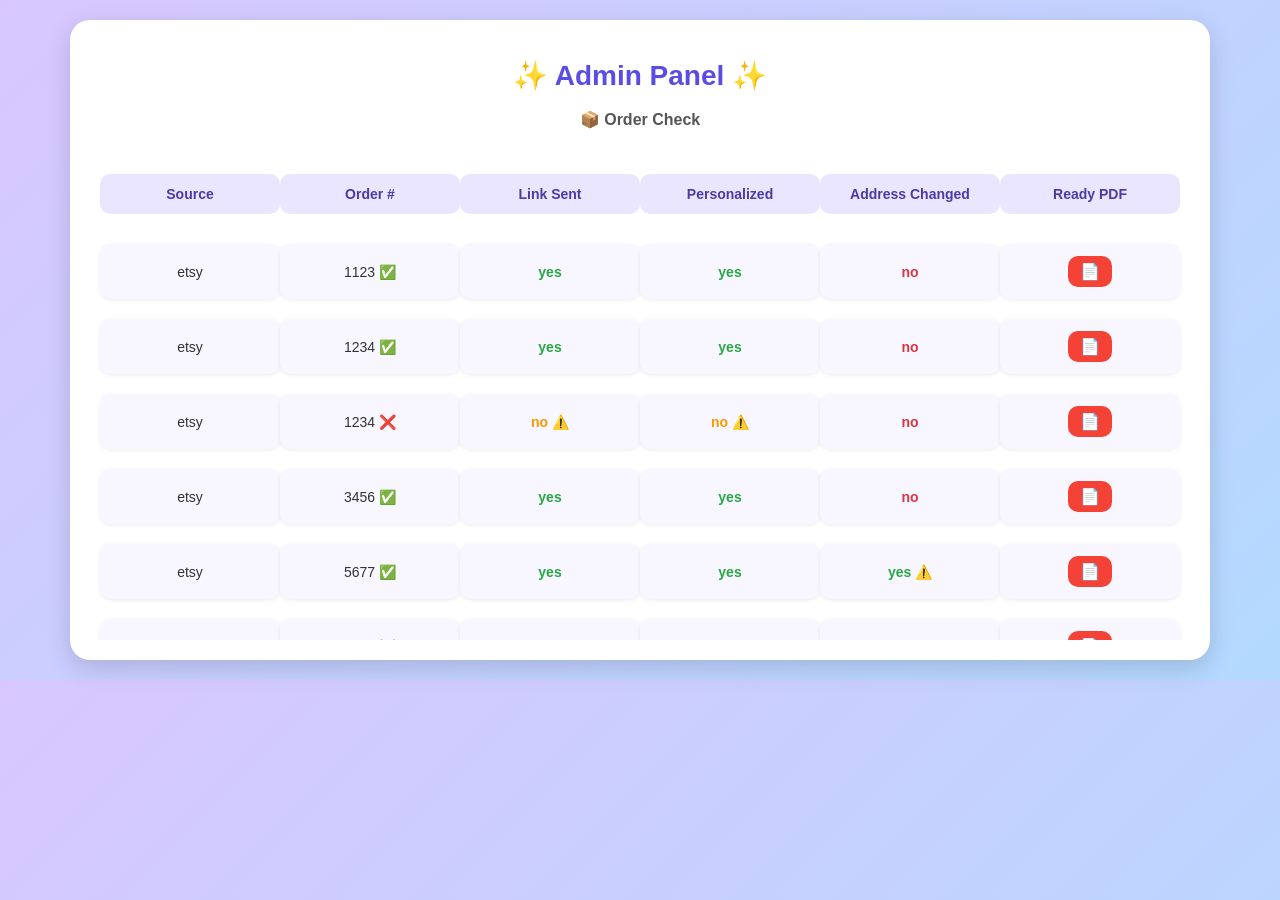
<file: pages/Admin-Panel/Admin-Panel.html>
<!DOCTYPE html>
<html lang="en">
  <head>
    <meta charset="UTF-8" />
    <meta
      name="viewport"
      content="width=device-width, initial-scale=1.0" />
    <title>Admin Panel - Order Check</title>
    <link
      rel="stylesheet"
      href="style.css" />
  </head>
  <body>
    <div class="admin-panel">
      <h1>✨ Admin Panel ✨</h1>
      <h2>📦 Order Check</h2>

      <table id="ordersTable">
        <thead>
          <tr>
            <th>Source</th>
            <th>Order #</th>
            <th>Link Sent</th>
            <th>Personalized</th>
            <th>Address Changed</th>
            <th>Ready PDF</th>
          </tr>
        </thead>
        <tbody>
          <!-- JS will inject rows here -->
        </tbody>
      </table>
    </div>

    <!-- Toast -->
    <div id="toast"></div>

    <script src="js/script.js"></script>
  </body>
</html>
</file>
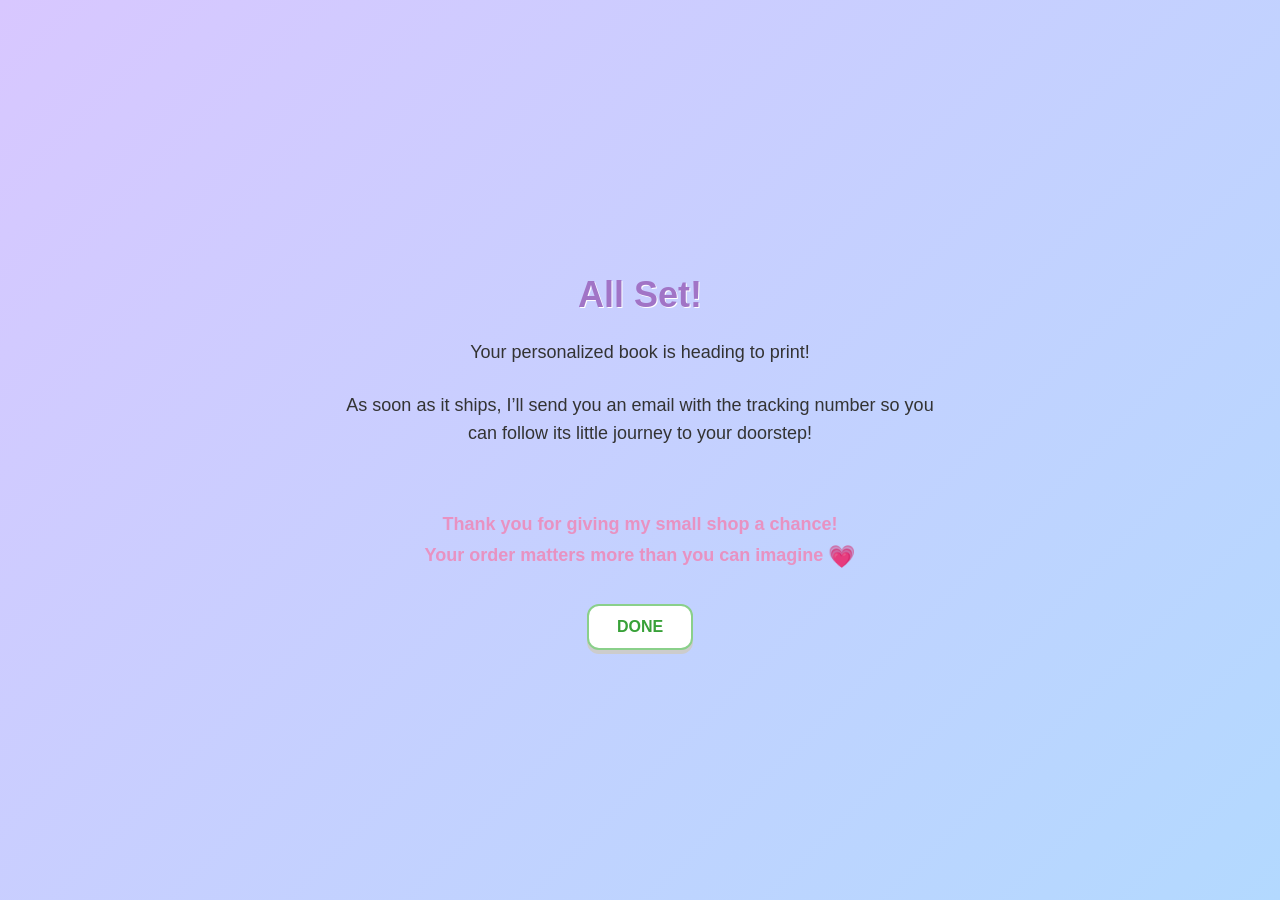
<file: pages/All-set/All-Set.html>
<!DOCTYPE html>
<html lang="en">
  <head>
    <meta charset="UTF-8" />
    <meta
      name="viewport"
      content="width=device-width, initial-scale=1.0" />
    <title>All Set</title>
    <link
      rel="stylesheet"
      href="style.css" />
  </head>
  <body>
    <h1>All Set!</h1>
    <p>Your personalized book is heading to print!</p>
    <p>
      As soon as it ships, I’ll send you an email with the tracking number so
      you can follow its little journey to your doorstep!
    </p>
    <div class="gratitude">
      Thank you for giving my small shop a chance!<br />
      Your order matters more than you can imagine <span class="emoji">💗</span>
    </div>

    <button class="done-button">DONE</button>

    <!-- Toast container -->
    <div id="toast-container"></div>

    <script src="js/script.js"></script>
  </body>
</html>
</file>
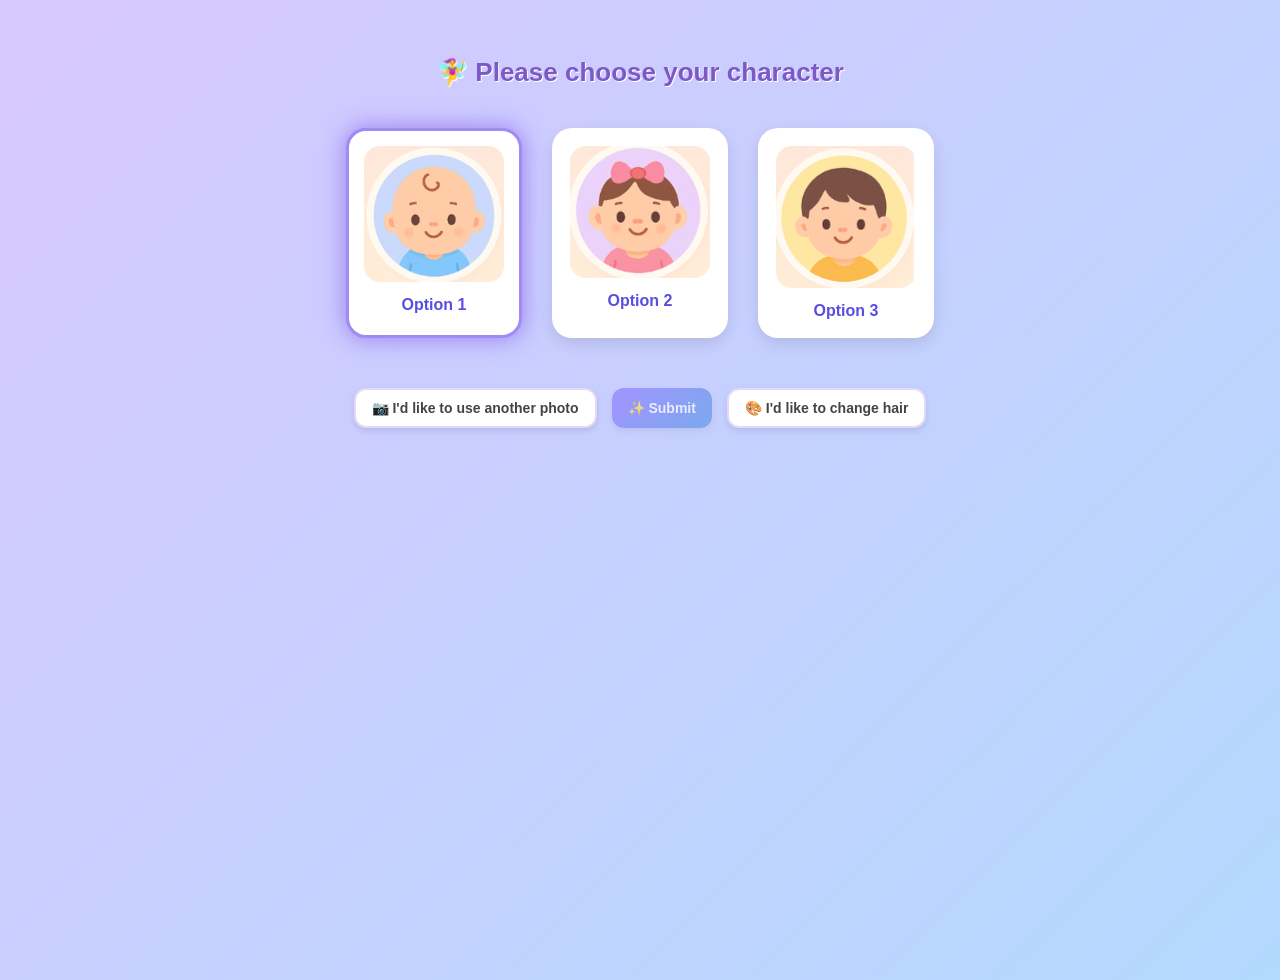
<file: pages/Choose-Charactor/Chose-Charactor.html>
<!DOCTYPE html>
<html lang="en">
  <head>
    <meta charset="UTF-8" />
    <meta
      name="viewport"
      content="width=device-width, initial-scale=1.0" />
    <title>Choose Character</title>
    <link
      rel="stylesheet"
      href="style.css" />
  </head>
  <body>
    <h1>🧚‍♀️ Please choose your character</h1>

    <div class="character-grid">
      <div
        class="character selected"
        data-name="Option 1">
        <img
          src="../../images/cartoon-baby-boy.png"
          alt="Option 1" />
        <label>Option 1</label>
      </div>
      <div
        class="character"
        data-name="Option 2">
        <img
          src="../../images/cartoon-baby-girl.png"
          alt="Option 2" />
        <label>Option 2</label>
      </div>
      <div
        class="character"
        data-name="Option 3">
        <img
          src="../../images/cartoon-boy.png"
          alt="Option 3" />
        <label>Option 3</label>
      </div>
    </div>

    <div class="actions">
      <button class="btn btn-alt">📷 I'd like to use another photo</button>
      <button
        id="submitBtn"
        class="btn btn-submit"
        disabled>
        ✨ Submit
      </button>
      <button class="btn btn-alt">🎨 I'd like to change hair</button>
    </div>

    <!-- Sparkles container -->
    <div id="sparkles"></div>
    <!-- Toast container -->
    <div id="toast-container"></div>
    <script src="js/script.js"></script>
  </body>
</html>
</file>
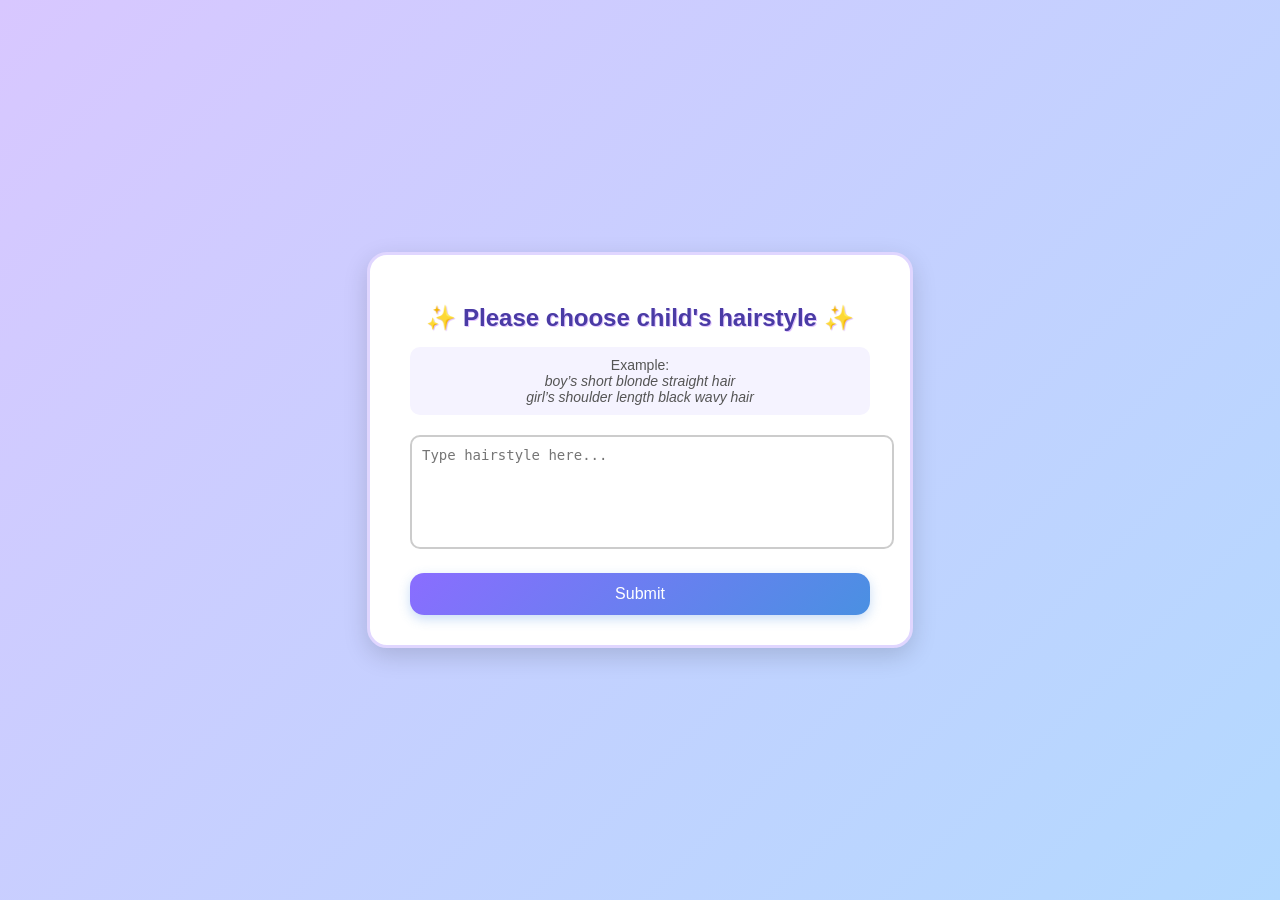
<file: pages/Choose-hairstyle/Choose-hairstyle.html>
<!DOCTYPE html>
<html lang="en">
  <head>
    <meta charset="UTF-8" />
    <meta
      name="viewport"
      content="width=device-width, initial-scale=1.0" />
    <title>Child Hairstyle</title>
    <link
      rel="stylesheet"
      href="style.css" />
  </head>
  <body>
    <div class="card">
      <h2>✨ Please choose child's hairstyle ✨</h2>
      <div class="example-text">
        Example: <br />
        <em>boy’s short blonde straight hair</em> <br />
        <em>girl’s shoulder length black wavy hair</em>
      </div>

      <textarea
        id="hairstyleInput"
        placeholder="Type hairstyle here..."></textarea>

      <button class="btn-submit">Submit</button>
    </div>

    <!-- Toast container -->
    <div class="toast-container"></div>

    <script src="js/script.js"></script>
  </body>
</html>
</file>
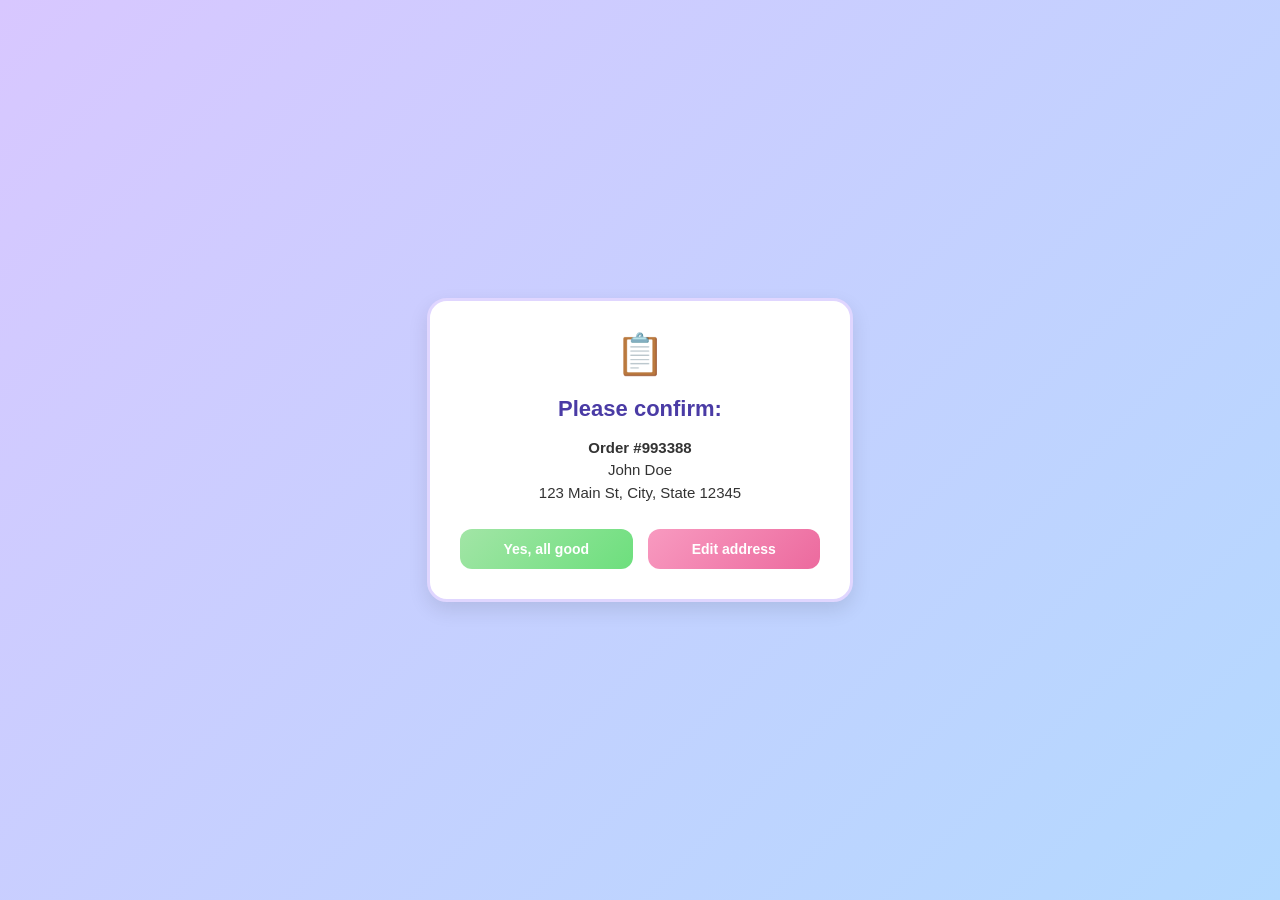
<file: pages/confirm/confirm.html>
<!DOCTYPE html>
<html lang="en">
  <head>
    <meta charset="UTF-8" />
    <meta
      name="viewport"
      content="width=device-width, initial-scale=1.0" />
    <title>Please Confirm</title>
    <link
      rel="stylesheet"
      href="style.css" />
  </head>
  <body>
    <div class="confirm-card">
      <div class="icon">📋</div>
      <h2>Please confirm:</h2>
      <div class="order-details">
        <strong>Order #993388</strong><br />
        John Doe<br />
        <span id="address-text">123 Main St, City, State 12345</span>
      </div>
      <div class="btn-container">
        <button class="btn btn-confirm">Yes, all good</button>
        <button class="btn btn-edit">Edit address</button>
      </div>
    </div>

    <!-- Modal -->
    <div
      class="modal"
      id="editModal">
      <div class="modal-content">
        <span class="close">&times;</span>
        <h3>Update shipping address</h3>
        <label for="newAddress">Shipping address</label>
        <textarea
          id="newAddress"
          rows="3">
123 Main St, City, State 12345</textarea
        >
        <div class="modal-actions">
          <button class="btn btn-cancel">Cancel</button>
          <button class="btn btn-save">Save</button>
        </div>
      </div>
    </div>

    <!-- Toast container -->
    <div id="toast-container"></div>

    <script src="js/script.js"></script>
  </body>
</html>
</file>
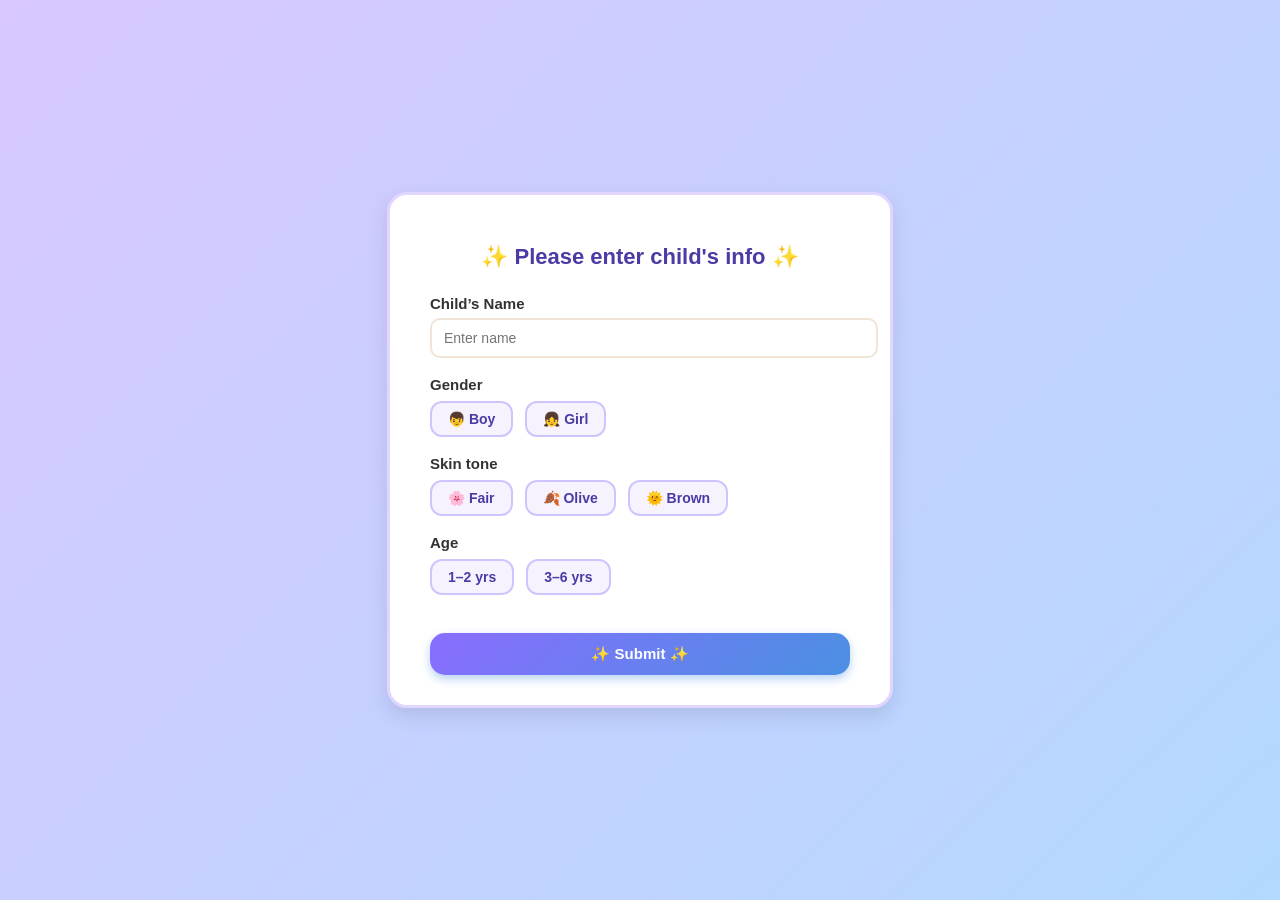
<file: pages/Enter-Info/Enter-info.html>
<!DOCTYPE html>
<html lang="en">
  <head>
    <meta charset="UTF-8" />
    <meta
      name="viewport"
      content="width=device-width, initial-scale=1.0" />
    <title>Child Info Form</title>
    <link
      rel="stylesheet"
      href="style.css" />
  </head>
  <body>
    <div class="form-card">
      <h2>✨ Please enter child's info ✨</h2>

      <div class="form-group">
        <label>Child’s Name</label>
        <input
          id="childName"
          type="text"
          placeholder="Enter name" />
      </div>

      <div class="form-group">
        <label>Gender</label>
        <div
          class="options"
          data-group="gender">
          <button class="option-btn">👦 Boy</button>
          <button class="option-btn">👧 Girl</button>
        </div>
      </div>

      <div class="form-group">
        <label>Skin tone</label>
        <div
          class="options"
          data-group="skin">
          <button class="option-btn">🌸 Fair</button>
          <button class="option-btn">🍂 Olive</button>
          <button class="option-btn">🌞 Brown</button>
        </div>
      </div>

      <div class="form-group">
        <label>Age</label>
        <div
          class="options"
          data-group="age">
          <button class="option-btn">1–2 yrs</button>
          <button class="option-btn">3–6 yrs</button>
        </div>
      </div>

      <button
        class="btn-submit"
        id="submitBtn">
        ✨ Submit ✨
      </button>
    </div>

    <!-- Toast -->
    <div id="toast"></div>

    <script src="js/script.js"></script>
  </body>
</html>
</file>
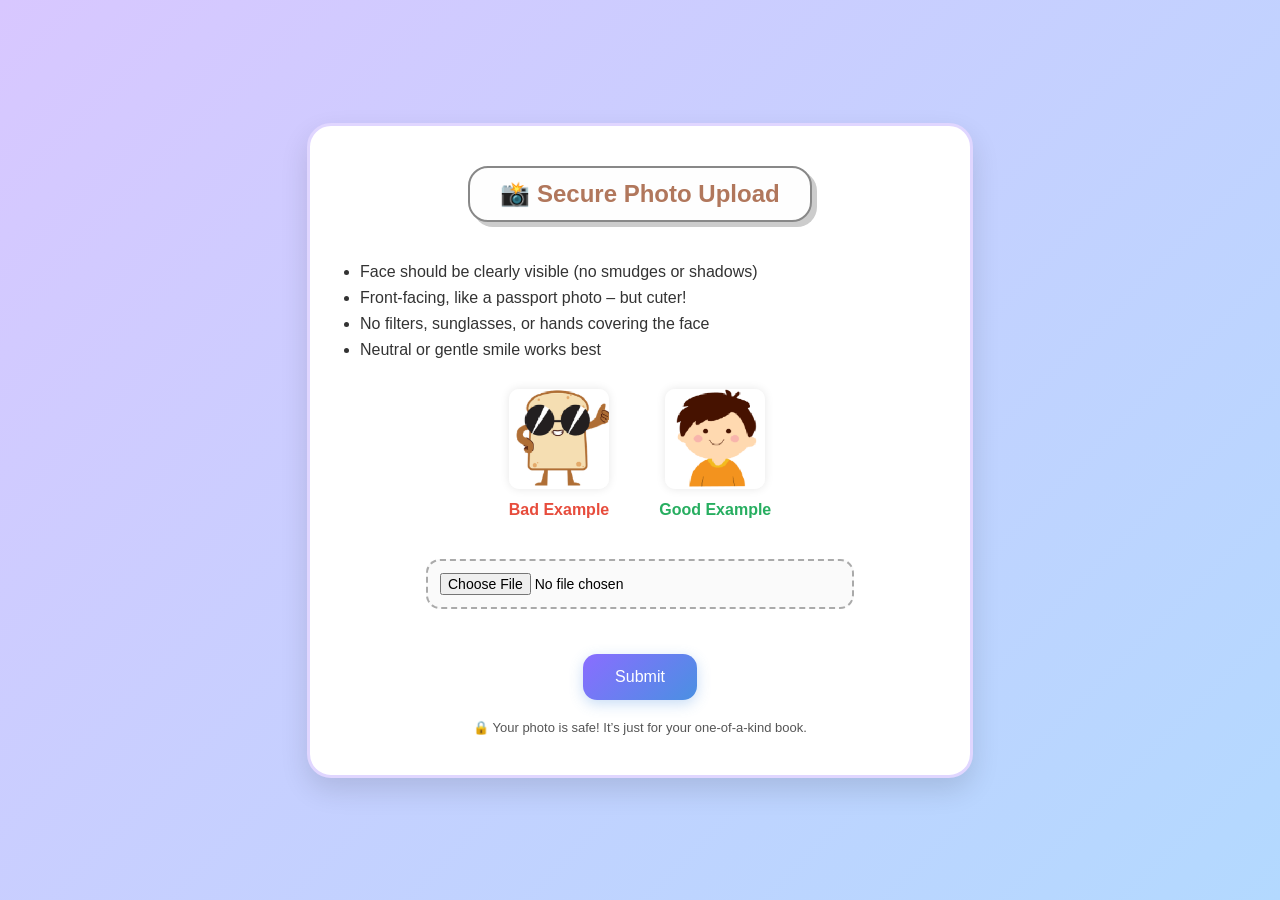
<file: pages/uploade-pic/uploade-pic.html>
<!DOCTYPE html>
<html lang="en">
  <head>
    <meta charset="UTF-8" />
    <meta
      name="viewport"
      content="width=device-width, initial-scale=1.0" />
    <title>Secure Photo Upload</title>
    <link
      rel="stylesheet"
      href="style.css" />
  </head>
  <body>
    <div class="container">
      <div class="title">📸 Secure Photo Upload</div>

      <ul class="instructions">
        <li>Face should be clearly visible (no smudges or shadows)</li>
        <li>Front-facing, like a passport photo – but cuter!</li>
        <li>No filters, sunglasses, or hands covering the face</li>
        <li>Neutral or gentle smile works best</li>
      </ul>

      <div class="example-section">
        <div class="example">
          <img
            src="../../images/bad-image.png"
            alt="Bad Example" />
          <div class="bad">Bad Example</div>
        </div>
        <div class="example">
          <img
            src="../../images/good-image.png"
            alt="Good Example" />
          <div class="good">Good Example</div>
        </div>
      </div>

      <input
        type="file"
        id="photoInput"
        accept="image/*" />
      <div id="previewContainer"></div>

      <button class="submit-btn">Submit</button>

      <div class="footer-note">
        🔒 Your photo is safe! It’s just for your one-of-a-kind book.
      </div>
    </div>

    <!-- Toasts -->
    <div class="toast-container"></div>

    <script src="js/script.js"></script>
  </body>
</html>
</file>
<file: pages/Admin-Panel/style.css>
body {
  font-family: "Comic Sans MS", "Arial Rounded MT Bold", sans-serif;
  background: linear-gradient(135deg, #d8c7ff, #b3d9ff);
  padding: 20px;
  margin: 0;
  display: flex;
  justify-content: center;
}

.admin-panel {
  width: 95%;
  max-width: 1100px;
  background: #ffffff;
  border-radius: 20px;
  box-shadow: 0 8px 25px rgba(0, 0, 0, 0.15);
  padding: 30px;
}

.admin-panel h1 {
  text-align: center;
  font-size: 28px;
  color: #5a4de4;
  margin-bottom: 5px;
  font-weight: bold;
}

.admin-panel h2 {
  text-align: center;
  font-size: 16px;
  color: #555;
  margin-bottom: 25px;
}

table {
  width: 100%;
  height: 50px;
  overflow: auto;
  border-collapse: separate;
  border-spacing: 0 10px;
}

th,
td {
  padding: 12px 14px;
  text-align: center;
  font-size: 14px;
  color: #333;
}

th {
  background: #ebe6ff;
  color: #4a3ba5;
  font-weight: bold;
  border-radius: 10px;
  position: sticky;
  top: 0;
  z-index: 2;
}
tbody {
  height: 50px;
  max-height: 50px;
  overflow: auto;
}

tbody tr {
  transition: 0.2s;
}

tbody tr:hover {
  transform: scale(1.01);
  background: #f2f0ff;
}

td {
  background: #f8f7ff;
  border-radius: 10px;
  box-shadow: 0 1px 4px rgba(0, 0, 0, 0.08);
}

.success {
  color: #28a745;
  font-weight: bold;
}

.fail {
  color: #dc3545;
  font-weight: bold;
}

.warn {
  color: #ff9800;
  font-weight: bold;
}

.pdf-icon {
  font-size: 16px;
  background: #f44336;
  color: white;
  padding: 6px 12px;
  border-radius: 10px;
  cursor: pointer;
  display: inline-block;
  transition: all 0.3s ease;
}

.pdf-icon:hover {
  background: #d32f2f;
  transform: scale(1.1);
}

/* Toast */
#toast {
  position: fixed;
  bottom: 30px;
  right: 30px;
  min-width: 220px;
  padding: 12px 16px;
  border-radius: 8px;
  color: #fff;
  font-weight: bold;
  opacity: 0;
  transform: translateY(20px);
  transition: all 0.4s ease;
  z-index: 1000;
  text-align: center;
}

#toast.show {
  opacity: 1;
  transform: translateY(0);
}

#toast.success {
  background: #4caf50;
}

#toast.error {
  background: #e74c3c;
}
.admin-panel {
  width: 95%;
  max-width: 1100px;
  background: #ffffff;
  border-radius: 20px;
  box-shadow: 0 8px 25px rgba(0, 0, 0, 0.15);
  padding: 20px;
  height: 600px;
  display: flex;
  flex-direction: column;
}

table {
  width: 100%;
  padding: 10px;
  border-collapse: separate;
  border-spacing: 0 10px;
}

#ordersTable {
  flex: 1;
  overflow-y: auto;
  display: block;
  max-height: 100%;
}

#ordersTable thead,
#ordersTable tbody tr {
  display: table;
  width: 100%;
  table-layout: fixed;
}

#ordersTable thead {
  position: sticky;
  top: 0;
  z-index: 2;
}
</file>
<file: pages/All-set/style.css>
body {
  margin: 0;
  /* padding: 40px 20px; */
  font-family: "Comic Sans MS", "Arial Rounded MT Bold", Arial, sans-serif;
  background: linear-gradient(135deg, #d8c7ff, #b3d9ff);
  display: flex;
  flex-direction: column;
  align-items: center;
  justify-content: center;
  min-height: 100vh;
  color: #333;
  text-align: center;
}

h1 {
  font-size: 36px;
  color: #a174c6;
  text-shadow: 1px 1px #fff;
  margin-bottom: 10px;
  animation: pulse 2s infinite ease-in-out;
}

p {
  font-size: 18px;
  max-width: 600px;
  margin: 12px auto;
  line-height: 1.6;
}

.gratitude {
  margin-top: 50px;
  font-weight: bold;
  color: #e892c2;
  font-size: 18px;
  line-height: 1.6;
}

.emoji {
  font-size: 22px;
  vertical-align: middle;
}

.done-button {
  margin-top: 30px;
  padding: 12px 28px;
  font-size: 16px;
  font-weight: bold;
  background: white;
  border: 2px solid #8ad08a;
  color: #38a138;
  border-radius: 12px;
  cursor: pointer;
  box-shadow: 0 4px 0 #ccc;
  transition: all 0.2s ease;
  position: relative;
  overflow: hidden;
}

.done-button:hover {
  background: #f0fff0;
  transform: translateY(-2px);
  box-shadow: 0 6px 10px rgba(0, 0, 0, 0.1);
}

/* Ripple effect */
.done-button::after {
  content: "";
  position: absolute;
  width: 0;
  height: 0;
  top: 50%;
  left: 50%;
  background: rgba(0, 0, 0, 0.1);
  border-radius: 50%;
  transform: translate(-50%, -50%);
  transition: width 0.4s ease, height 0.4s ease, opacity 0.4s ease;
}

.done-button:active::after {
  width: 200%;
  height: 200%;
  opacity: 0;
}

/* Toast Styles */
#toast-container {
  position: fixed;
  bottom: 20px;
  right: 20px;
  z-index: 9999;
  display: flex;
  flex-direction: column;
  gap: 10px;
}

.toast {
  min-width: 220px;
  padding: 12px 18px;
  border-radius: 10px;
  font-size: 14px;
  font-weight: bold;
  color: #fff;
  opacity: 0;
  transform: translateX(100%);
  animation: slideIn 0.5s forwards, fadeOut 0.5s 2.5s forwards;
  box-shadow: 0 4px 10px rgba(0, 0, 0, 0.15);
}

.toast.success {
  background: linear-gradient(135deg, #4caf50, #45a049);
}

.toast.info {
  background: linear-gradient(135deg, #3498db, #2980b9);
}

@keyframes slideIn {
  to {
    opacity: 1;
    transform: translateX(0);
  }
}

@keyframes fadeOut {
  to {
    opacity: 0;
    transform: translateX(100%);
  }
}

@keyframes pulse {
  0%,
  100% {
    text-shadow: 0 0 6px #b792ff, 0 0 10px #b792ff;
  }
  50% {
    text-shadow: 0 0 12px #6a42e6, 0 0 20px #6a42e6;
  }
}
</file>
<file: pages/Choose-Charactor/style.css>
body {
  margin: 0;
  font-family: "Comic Sans MS", "Arial Rounded MT Bold", Arial, sans-serif;
  background: linear-gradient(135deg, #d8c7ff, #b3d9ff);
  display: flex;
  flex-direction: column;
  align-items: center;
  min-height: 100vh;
  padding: 40px 20px;
}

h1 {
  color: #7d59c6;
  font-size: 26px;
  margin-bottom: 40px;
  text-shadow: 1px 1px #fff;
  animation: pulse 2s infinite ease-in-out;
}

.character-grid {
  display: flex;
  gap: 30px;
  margin-bottom: 30px;
  flex-wrap: wrap;
  justify-content: center;
}

.character {
  background: #ffffff;
  border-radius: 20px;
  padding: 15px;
  box-shadow: 0 6px 15px rgba(0, 0, 0, 0.1);
  text-align: center;
  width: 140px;
  transition: 0.3s ease;
  border: 3px solid transparent;
  position: relative;
}

.character:hover {
  transform: scale(1.08);
  cursor: pointer;
  box-shadow: 0 0 12px rgba(162, 138, 244, 0.6);
}

.character.selected {
  border-color: #a28af4;
  box-shadow: 0 0 20px #a28af4, 0 0 30px rgba(162, 138, 244, 0.4);
  animation: bounce 0.6s;
}

.character img {
  width: 100%;
  border-radius: 16px;
  margin-bottom: 10px;
}

.character label {
  font-weight: bold;
  color: #5a4de4;
}

.actions {
  display: flex;
  justify-content: center;
  gap: 15px;
  flex-wrap: wrap;
  margin-top: 20px;
}

.btn {
  padding: 10px 16px;
  border-radius: 12px;
  font-weight: bold;
  font-size: 14px;
  cursor: pointer;
  border: none;
  transition: 0.3s ease;
  box-shadow: 0 3px 6px rgba(0, 0, 0, 0.1);
  position: relative;
  overflow: hidden;
}

.btn:disabled {
  opacity: 0.6;
  cursor: not-allowed;
}

.btn-alt {
  background: #fff;
  color: #444;
  border: 2px solid #e3d9f7;
}

.btn-alt:hover:not(:disabled) {
  background: #f3f0ff;
}

.btn-submit {
  background: linear-gradient(135deg, #8a6dff, #4a90e2);
  color: #fff;
}

.btn-submit:hover:not(:disabled) {
  background: linear-gradient(135deg, #7a5be0, #3975cb);
}

/* Ripple effect */
.btn::after {
  content: "";
  position: absolute;
  width: 0;
  height: 0;
  top: 50%;
  left: 50%;
  background: rgba(255, 255, 255, 0.5);
  border-radius: 50%;
  transform: translate(-50%, -50%);
  transition: width 0.4s ease, height 0.4s ease, opacity 0.4s ease;
}

.btn:active::after {
  width: 200%;
  height: 200%;
  opacity: 0;
}

/* Sparkles */
.sparkle {
  position: absolute;
  font-size: 14px;
  opacity: 0.8;
  animation: rise 2s ease-in forwards;
  pointer-events: none;
}

/* Animations */
@keyframes pulse {
  0%,
  100% {
    text-shadow: 0 0 6px #b792ff, 0 0 10px #b792ff;
  }
  50% {
    text-shadow: 0 0 12px #6a42e6, 0 0 20px #6a42e6;
  }
}

@keyframes bounce {
  0% {
    transform: scale(1);
  }
  30% {
    transform: scale(1.15);
  }
  60% {
    transform: scale(0.95);
  }
  100% {
    transform: scale(1);
  }
}

@keyframes rise {
  0% {
    opacity: 1;
    transform: translateY(0) scale(1);
  }
  100% {
    opacity: 0;
    transform: translateY(-80px) scale(0.6);
  }
}
/* Toast Styles */
#toast-container {
  position: fixed;
  top: 20px;
  right: 20px;
  z-index: 9999;
  display: flex;
  flex-direction: column;
  gap: 10px;
}

.toast {
  min-width: 220px;
  padding: 12px 18px;
  border-radius: 10px;
  font-size: 14px;
  font-weight: bold;
  color: #fff;
  opacity: 0;
  transform: translateX(100%);
  animation: slideIn 0.5s forwards, fadeOut 0.5s 2.5s forwards;
  box-shadow: 0 4px 10px rgba(0, 0, 0, 0.15);
}

.toast.success {
  background: linear-gradient(135deg, #4caf50, #45a049);
}

.toast.error {
  background: linear-gradient(135deg, #e74c3c, #c0392b);
}

@keyframes slideIn {
  to {
    opacity: 1;
    transform: translateX(0);
  }
}

@keyframes fadeOut {
  to {
    opacity: 0;
    transform: translateX(100%);
  }
}
</file>
<file: pages/Choose-hairstyle/style.css>
body {
  font-family: "Comic Sans MS", "Arial Rounded MT Bold", Arial, sans-serif;
  background: linear-gradient(135deg, #d8c7ff, #b3d9ff);
  display: flex;
  justify-content: center;
  align-items: center;
  min-height: 100vh;
  margin: 0;
}

.card {
  background: #ffffff;
  border-radius: 20px;
  padding: 30px 40px;
  box-shadow: 0 8px 25px rgba(0, 0, 0, 0.15);
  width: 460px;
  text-align: center;
  border: 3px solid #e0d6ff;
  animation: fadeIn 0.6s ease;
}

@keyframes fadeIn {
  from {
    opacity: 0;
    transform: translateY(30px);
  }
  to {
    opacity: 1;
    transform: translateY(0);
  }
}

h2 {
  font-size: 24px;
  color: #4a3ba5;
  margin-bottom: 15px;
  text-shadow: 1px 1px #e0c3ff;
}

.example-text {
  font-size: 14px;
  color: #555;
  margin-bottom: 20px;
  background: #f5f3ff;
  padding: 10px;
  border-radius: 10px;
}

textarea {
  width: 100%;
  height: 90px;
  border-radius: 10px;
  border: 2px solid #ccc;
  font-size: 14px;
  padding: 10px;
  resize: none;
  outline: none;
  transition: border-color 0.3s ease;
}

textarea:focus {
  border-color: #9c88ff;
  box-shadow: 0 0 8px rgba(156, 136, 255, 0.3);
}

.btn-submit {
  margin-top: 20px;
  background: linear-gradient(135deg, #8a6dff, #4a90e2);
  color: #fff;
  border: none;
  padding: 12px 24px;
  font-size: 16px;
  border-radius: 14px;
  cursor: pointer;
  box-shadow: 0 4px 12px rgba(74, 144, 226, 0.3);
  transition: all 0.3s ease;
  width: 100%;
}

.btn-submit:hover {
  background: linear-gradient(135deg, #6f52ff, #3578d4);
}

/* Toast styles */
.toast-container {
  position: fixed;
  top: 20px;
  right: 20px;
  display: flex;
  flex-direction: column;
  gap: 10px;
  z-index: 1000;
}

.toast {
  padding: 12px 20px;
  border-radius: 10px;
  font-weight: bold;
  color: #fff;
  animation: slideIn 0.4s ease, fadeOut 0.5s ease 2.5s forwards;
  box-shadow: 0 4px 12px rgba(0, 0, 0, 0.15);
}

.toast.success {
  background: linear-gradient(135deg, #4cd964, #34c759);
}

.toast.error {
  background: linear-gradient(135deg, #ff5e57, #ff3b30);
}

@keyframes slideIn {
  from {
    opacity: 0;
    transform: translateX(100%);
  }
  to {
    opacity: 1;
    transform: translateX(0);
  }
}

@keyframes fadeOut {
  to {
    opacity: 0;
    transform: translateX(100%);
  }
}
</file>
<file: pages/confirm/style.css>
body {
  font-family: "Arial Rounded MT Bold", Arial, sans-serif;
  background: linear-gradient(135deg, #d8c7ff, #b3d9ff);
  height: 100vh;
  display: flex;
  justify-content: center;
  align-items: center;
  margin: 0;
}

.confirm-card {
  background: #ffffff;
  border-radius: 20px;
  box-shadow: 0 8px 20px rgba(0, 0, 0, 0.1);
  padding: 30px;
  width: 360px;
  text-align: center;
  border: 3px solid #e0d6ff;
  animation: fadeIn 0.7s ease;
}

.confirm-card h2 {
  font-size: 22px;
  margin-bottom: 15px;
  color: #4a3ba5;
  font-weight: bold;
}

.confirm-card .icon {
  font-size: 40px;
  margin-bottom: 10px;
  color: #5a4de4;
}

.order-details {
  font-size: 15px;
  color: #333;
  margin: 15px 0 25px 0;
  line-height: 1.5;
}

.btn-container {
  display: flex;
  justify-content: center;
  gap: 15px;
  margin-top: 15px;
}

.btn {
  flex: 1;
  padding: 12px;
  border-radius: 12px;
  border: none;
  font-size: 14px;
  font-weight: bold;
  cursor: pointer;
  transition: transform 0.2s, box-shadow 0.2s;
}

.btn:hover {
  transform: translateY(-3px);
  box-shadow: 0 6px 15px rgba(0, 0, 0, 0.2);
}

.btn-confirm {
  background: linear-gradient(135deg, #a2e5a6, #6ddf7d);
  color: #fff;
}

.btn-confirm:hover {
  background: linear-gradient(135deg, #8cd792, #58c567);
}

.btn-edit {
  background: linear-gradient(135deg, #f89ac0, #ec6a9e);
  color: #fff;
}

.btn-edit:hover {
  background: linear-gradient(135deg, #e87ba9, #d85788);
}

@keyframes fadeIn {
  from {
    opacity: 0;
    transform: scale(0.9);
  }
  to {
    opacity: 1;
    transform: scale(1);
  }
}

/* Modal */
.modal {
  display: none;
  position: fixed;
  inset: 0;
  background: rgba(0, 0, 0, 0.4);
  display: flex;
  align-items: center;
  justify-content: center;
  z-index: 1000;
}
.modal {
  display: none;
}

.modal-content {
  background: #fff;
  border-radius: 16px;
  padding: 20px;
  width: 450px;
  box-shadow: 0 8px 20px rgba(0, 0, 0, 0.25);
  position: relative;
  animation: fadeIn 0.3s ease;
}

.modal-content h3 {
  margin-top: 0;
  font-size: 20px;
  color: #4a3ba5;
}

.modal-content label {
  font-size: 14px;
  font-weight: bold;
  display: block;
  margin-bottom: 6px;
  color: #333;
}

.modal-content textarea {
  width: 95%;
  border: 2px solid #e0d6ff;
  border-radius: 10px;
  padding: 10px;
  font-family: inherit;
  resize: none;
}

.modal-actions {
  display: flex;
  justify-content: flex-end;
  gap: 10px;
  margin-top: 15px;
}

.btn-cancel {
  background: #ccc;
  color: #333;
}

.btn-save {
  background: linear-gradient(135deg, #6ddf7d, #4caf50);
  color: #fff;
}

.close {
  position: absolute;
  top: 12px;
  right: 16px;
  font-size: 20px;
  cursor: pointer;
  color: #888;
}

.close:hover {
  color: #000;
}

/* Toasts */
#toast-container {
  position: fixed;
  bottom: 20px;
  right: 20px;
  display: flex;
  flex-direction: column;
  gap: 10px;
}

.toast {
  padding: 12px 18px;
  border-radius: 10px;
  color: #fff;
  font-weight: bold;
  opacity: 0;
  transform: translateX(100%);
  animation: slideIn 0.4s forwards, fadeOut 0.4s 2.5s forwards;
}

.toast.success {
  background: #28a745;
}
.toast.error {
  background: #e83e8c;
}

@keyframes slideIn {
  to {
    opacity: 1;
    transform: translateX(0);
  }
}
@keyframes fadeOut {
  to {
    opacity: 0;
    transform: translateX(100%);
  }
}
</file>
<file: pages/Enter-Info/style.css>
body {
  font-family: "Comic Sans MS", "Arial Rounded MT Bold", Arial, sans-serif;
  background: linear-gradient(135deg, #d8c7ff, #b3d9ff);
  height: 100vh;
  display: flex;
  justify-content: center;
  align-items: center;
  margin: 0;
}

.form-card {
  background: #ffffff;
  border-radius: 20px;
  box-shadow: 0 8px 20px rgba(0, 0, 0, 0.1);
  padding: 30px 40px;
  width: 420px;
  border: 3px solid #e0d6ff;
}

.form-card h2 {
  text-align: center;
  font-size: 22px;
  margin-bottom: 25px;
  color: #4a3ba5;
  font-weight: bold;
}

.form-group {
  margin-bottom: 18px;
}

.form-group label {
  display: block;
  margin-bottom: 6px;
  font-weight: 600;
  color: #333;
  font-size: 15px;
}

input[type="text"] {
  width: 100%;
  padding: 10px 12px;
  border: 2px solid #f0e4d7;
  border-radius: 10px;
  font-size: 14px;
  outline: none;
  transition: 0.2s;
  background: #fff;
}

input[type="text"]:focus {
  border-color: #9c88ff;
  box-shadow: 0 0 6px rgba(156, 136, 255, 0.4);
}

.options {
  display: flex;
  gap: 12px;
  flex-wrap: wrap;
  margin-top: 8px;
}

.option-btn {
  padding: 8px 16px;
  border-radius: 12px;
  border: 2px solid #d0c4ff;
  background: #f6f3ff;
  font-size: 14px;
  cursor: pointer;
  transition: all 0.3s ease;
  color: #4a3ba5;
  font-weight: bold;
}

.option-btn.active {
  background: linear-gradient(135deg, #d8c7ff, #b3d9ff);
  color: #fff;
  border-color: #9c88ff;
}

.btn-submit {
  margin-top: 20px;
  width: 100%;
  padding: 12px;
  border: none;
  border-radius: 15px;
  font-size: 15px;
  font-weight: bold;
  cursor: pointer;
  color: #fff;
  background: linear-gradient(135deg, #8a6dff, #4a90e2);
  box-shadow: 0 4px 10px rgba(74, 144, 226, 0.4);
  transition: 0.3s ease;
}

.btn-submit:hover {
  background: linear-gradient(135deg, #6f52ff, #3578d4);
}

/* Toast */
#toast {
  position: fixed;
  bottom: 30px;
  right: 30px;
  min-width: 220px;
  padding: 12px 16px;
  border-radius: 8px;
  color: #fff;
  font-weight: bold;
  opacity: 0;
  transform: translateY(20px);
  transition: all 0.4s ease;
  z-index: 1000;
  text-align: center;
}

#toast.show {
  opacity: 1;
  transform: translateY(0);
}

#toast.success {
  background: linear-gradient(to right, #52ffc5, #35d475);
}
#toast.error {
  background: linear-gradient(to right, #ff7852, #d43535);
}
</file>
<file: pages/uploade-pic/style.css>
body {
  margin: 0;
  padding: 0;
  font-family: "Comic Sans MS", "Arial Rounded MT Bold", Arial, sans-serif;
  background: linear-gradient(135deg, #d8c7ff, #b3d9ff);
  display: flex;
  justify-content: center;
  align-items: center;
  min-height: 100vh;
}

.container {
  background-color: #ffffff;
  border-radius: 24px;
  padding: 40px 30px;
  width: 90%;
  max-width: 600px;
  box-shadow: 0 12px 28px rgba(0, 0, 0, 0.12);
  border: 3px solid #e0d6ff;
  text-align: center;
  animation: fadeIn 0.6s ease;
}

@keyframes fadeIn {
  from {
    opacity: 0;
    transform: translateY(20px);
  }
  to {
    opacity: 1;
    transform: translateY(0);
  }
}

.title {
  display: inline-block;
  padding: 12px 30px;
  background-color: #fefefe;
  border: 2px solid #888;
  border-radius: 20px;
  font-size: 24px;
  color: #b1775c;
  font-weight: bold;
  box-shadow: 5px 5px 0 #ccc;
  margin-bottom: 25px;
}

ul.instructions {
  text-align: left;
  font-size: 16px;
  color: #333;
  padding-left: 20px;
  margin-bottom: 30px;
}

ul.instructions li {
  margin: 8px 0;
}

.example-section {
  display: flex;
  justify-content: center;
  align-items: flex-start;
  gap: 50px;
  margin: 30px 0 20px;
  flex-wrap: wrap;
}

.example img {
  width: 100px;
  height: 100px;
  object-fit: cover;
  border-radius: 10px;
  box-shadow: 0 0 10px rgba(0, 0, 0, 0.1);
  transition: transform 0.3s ease;
}

.example img:hover {
  transform: scale(1.1);
}

.bad {
  color: #e74c3c;
  font-weight: bold;
  margin-top: 8px;
}

.good {
  color: #27ae60;
  font-weight: bold;
  margin-top: 8px;
}

input[type="file"] {
  margin-top: 20px;
  padding: 12px;
  border-radius: 14px;
  font-size: 14px;
  border: 2px dashed #aaa;
  width: 80%;
  max-width: 400px;
  cursor: pointer;
  background: #fafafa;
  transition: border-color 0.3s ease;
}

input[type="file"]:hover {
  border-color: #9c88ff;
}

#previewContainer {
  margin-top: 15px;
}

#previewContainer img {
  width: 120px;
  height: 120px;
  border-radius: 14px;
  object-fit: cover;
  border: 2px solid #ddd;
  margin-top: 10px;
  animation: popIn 0.4s ease;
}

@keyframes popIn {
  from {
    transform: scale(0.8);
    opacity: 0;
  }
  to {
    transform: scale(1);
    opacity: 1;
  }
}

.submit-btn {
  margin-top: 30px;
  background: linear-gradient(135deg, #8a6dff, #4a90e2);
  color: #fff;
  border: none;
  padding: 14px 32px;
  font-size: 16px;
  border-radius: 14px;
  cursor: pointer;
  box-shadow: 0 4px 14px rgba(74, 144, 226, 0.3);
  transition: all 0.3s ease;
}

.submit-btn:hover {
  background: linear-gradient(135deg, #6f52ff, #3578d4);
  transform: translateY(-2px);
}

.footer-note {
  font-size: 13px;
  color: #555;
  margin-top: 20px;
}

/* Toasts */
.toast-container {
  position: fixed;
  top: 20px;
  right: 20px;
  display: flex;
  flex-direction: column;
  gap: 10px;
  z-index: 9999;
}

.toast {
  padding: 12px 20px;
  border-radius: 10px;
  font-weight: bold;
  color: #fff;
  animation: slideIn 0.4s ease, fadeOut 0.5s ease 2.8s forwards;
  box-shadow: 0 4px 12px rgba(0, 0, 0, 0.15);
}

.toast.success {
  background: linear-gradient(135deg, #4cd964, #34c759);
}

.toast.error {
  background: linear-gradient(135deg, #ff5e57, #ff3b30);
}

@keyframes slideIn {
  from {
    opacity: 0;
    transform: translateX(100%);
  }
  to {
    opacity: 1;
    transform: translateX(0);
  }
}

@keyframes fadeOut {
  to {
    opacity: 0;
    transform: translateX(100%);
  }
}
</file>
